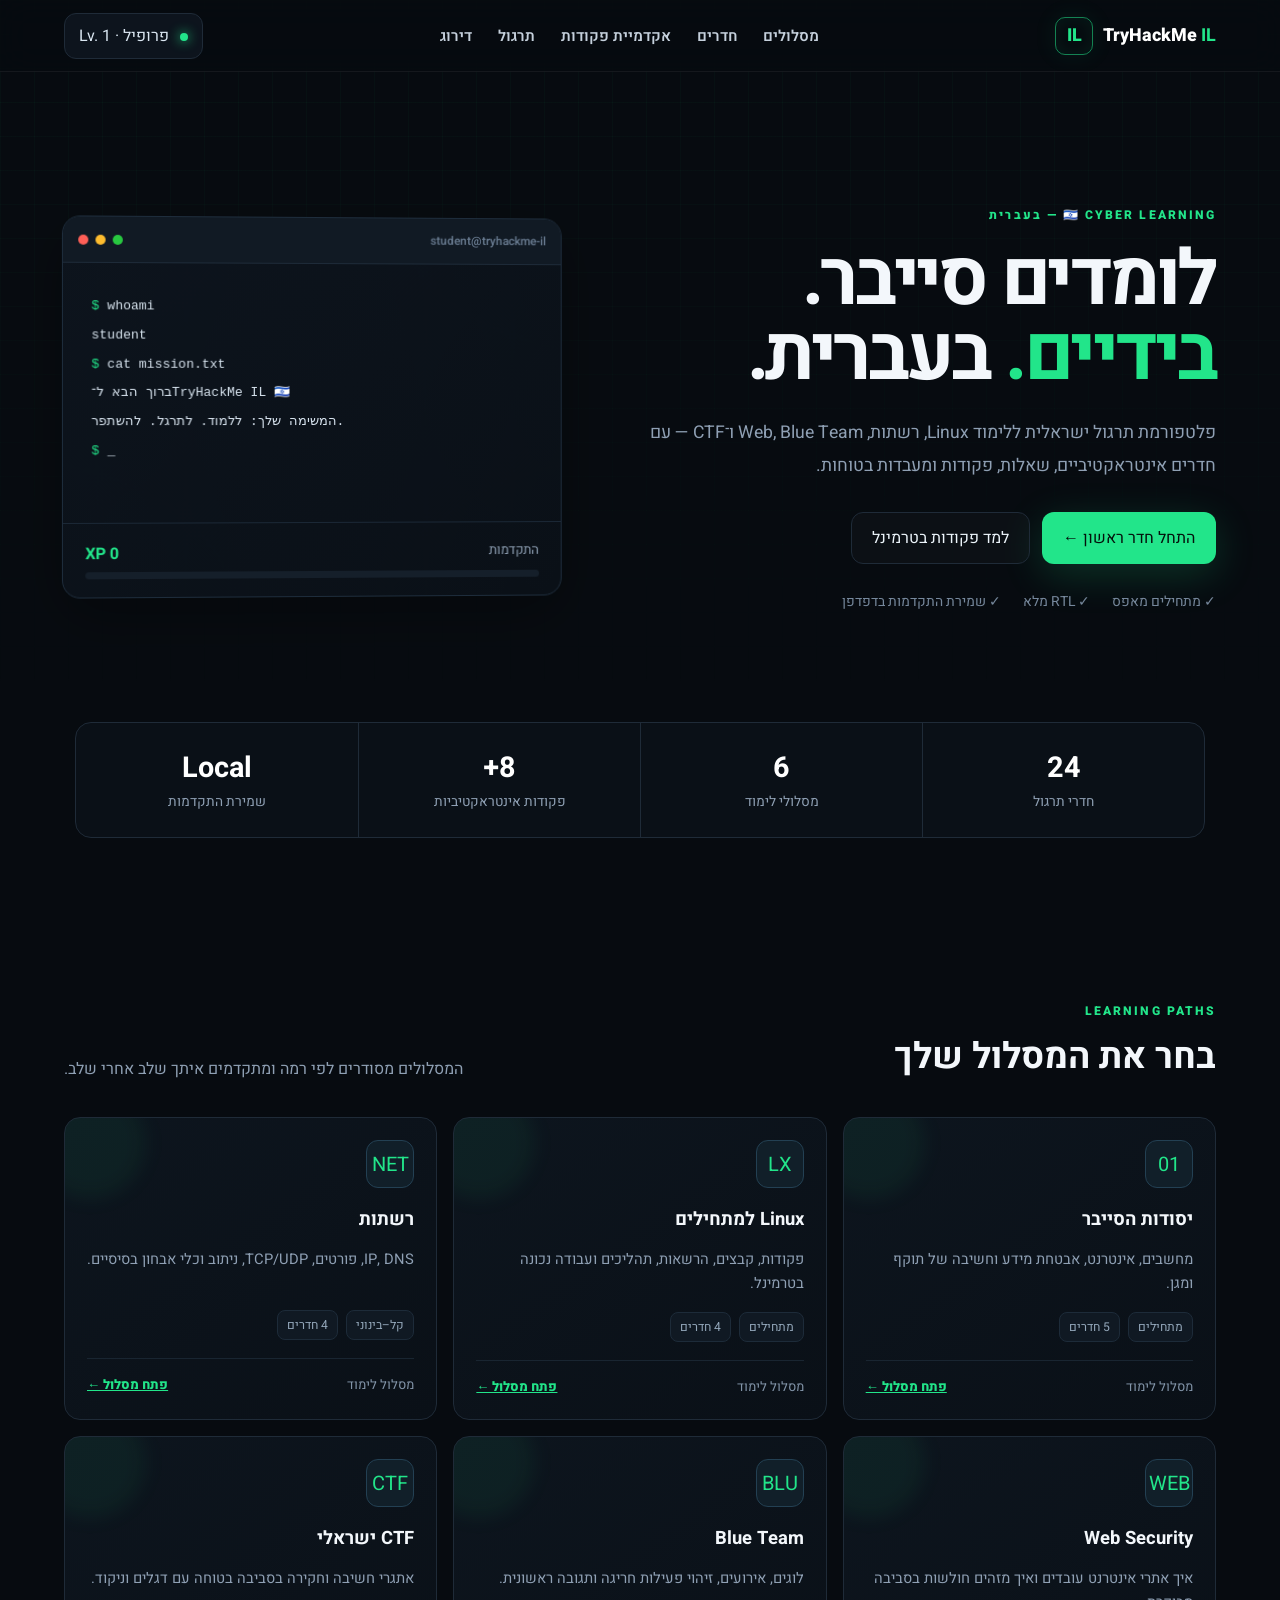
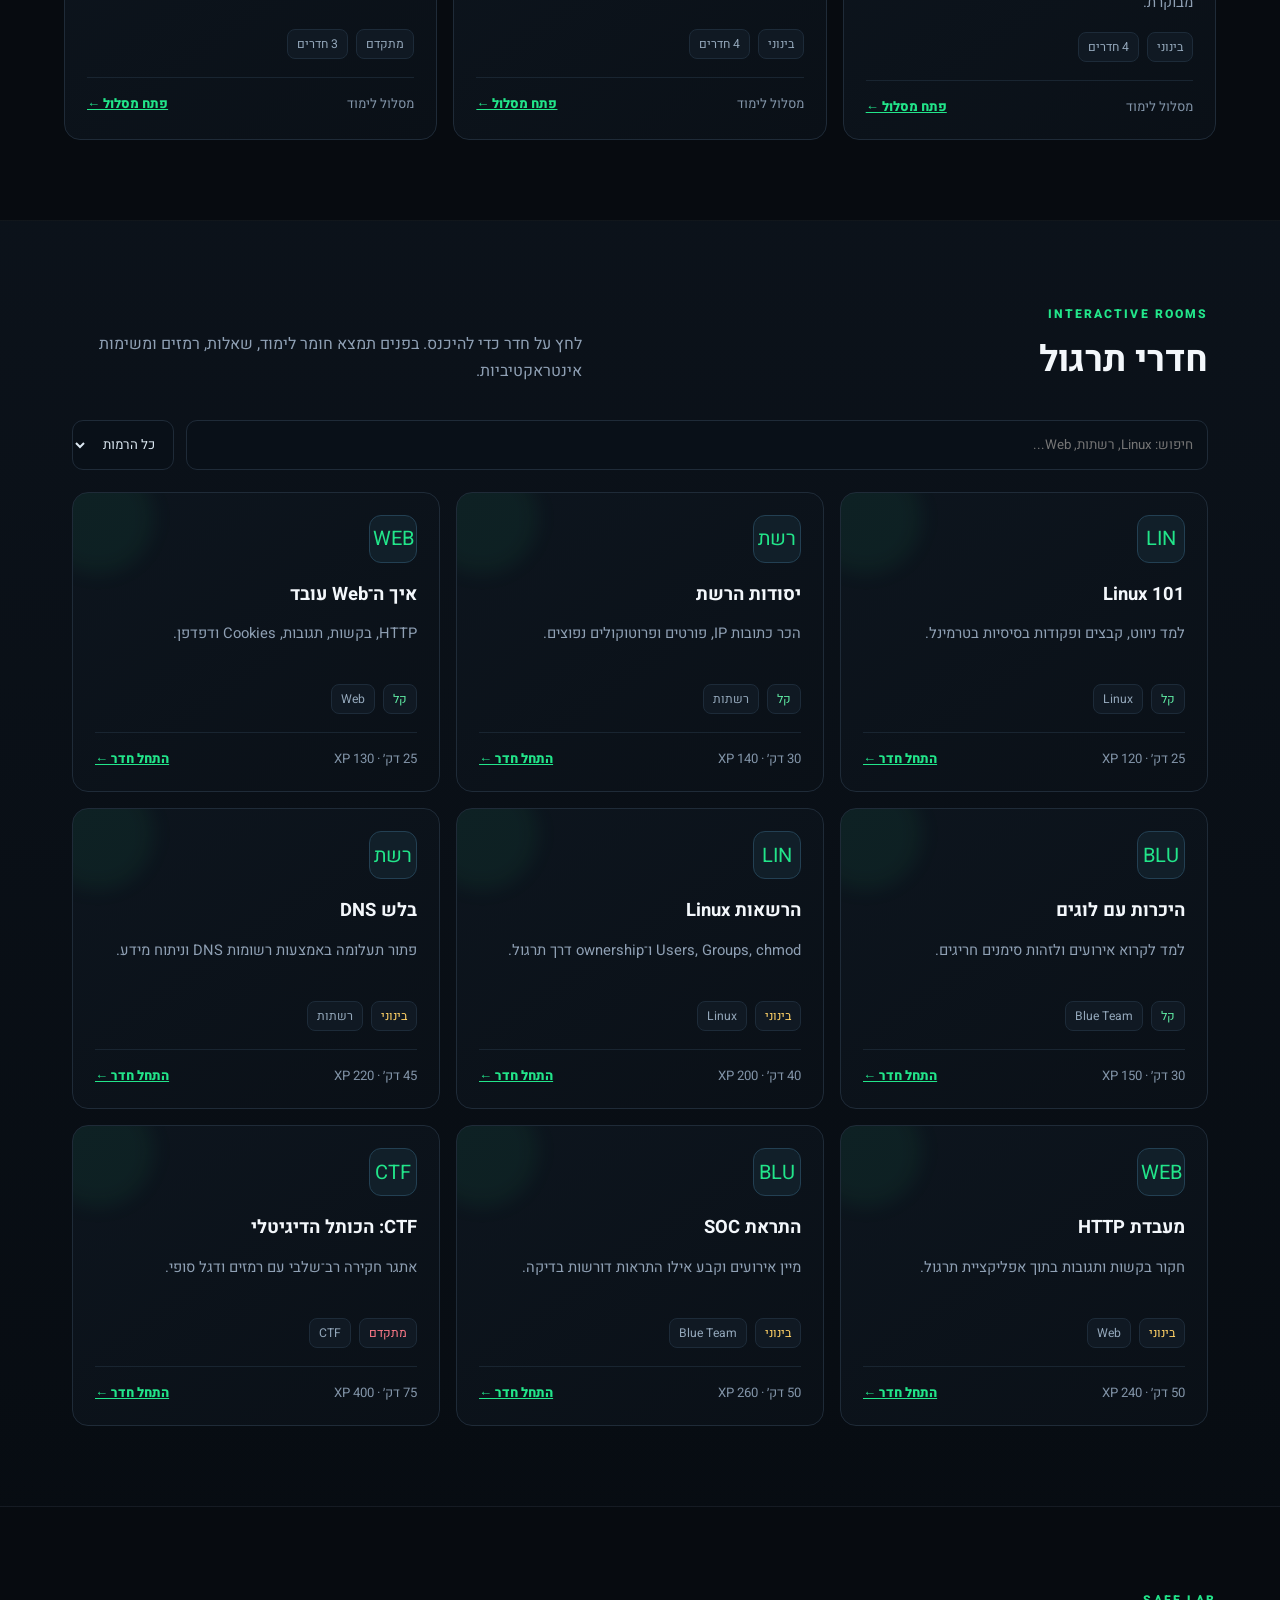
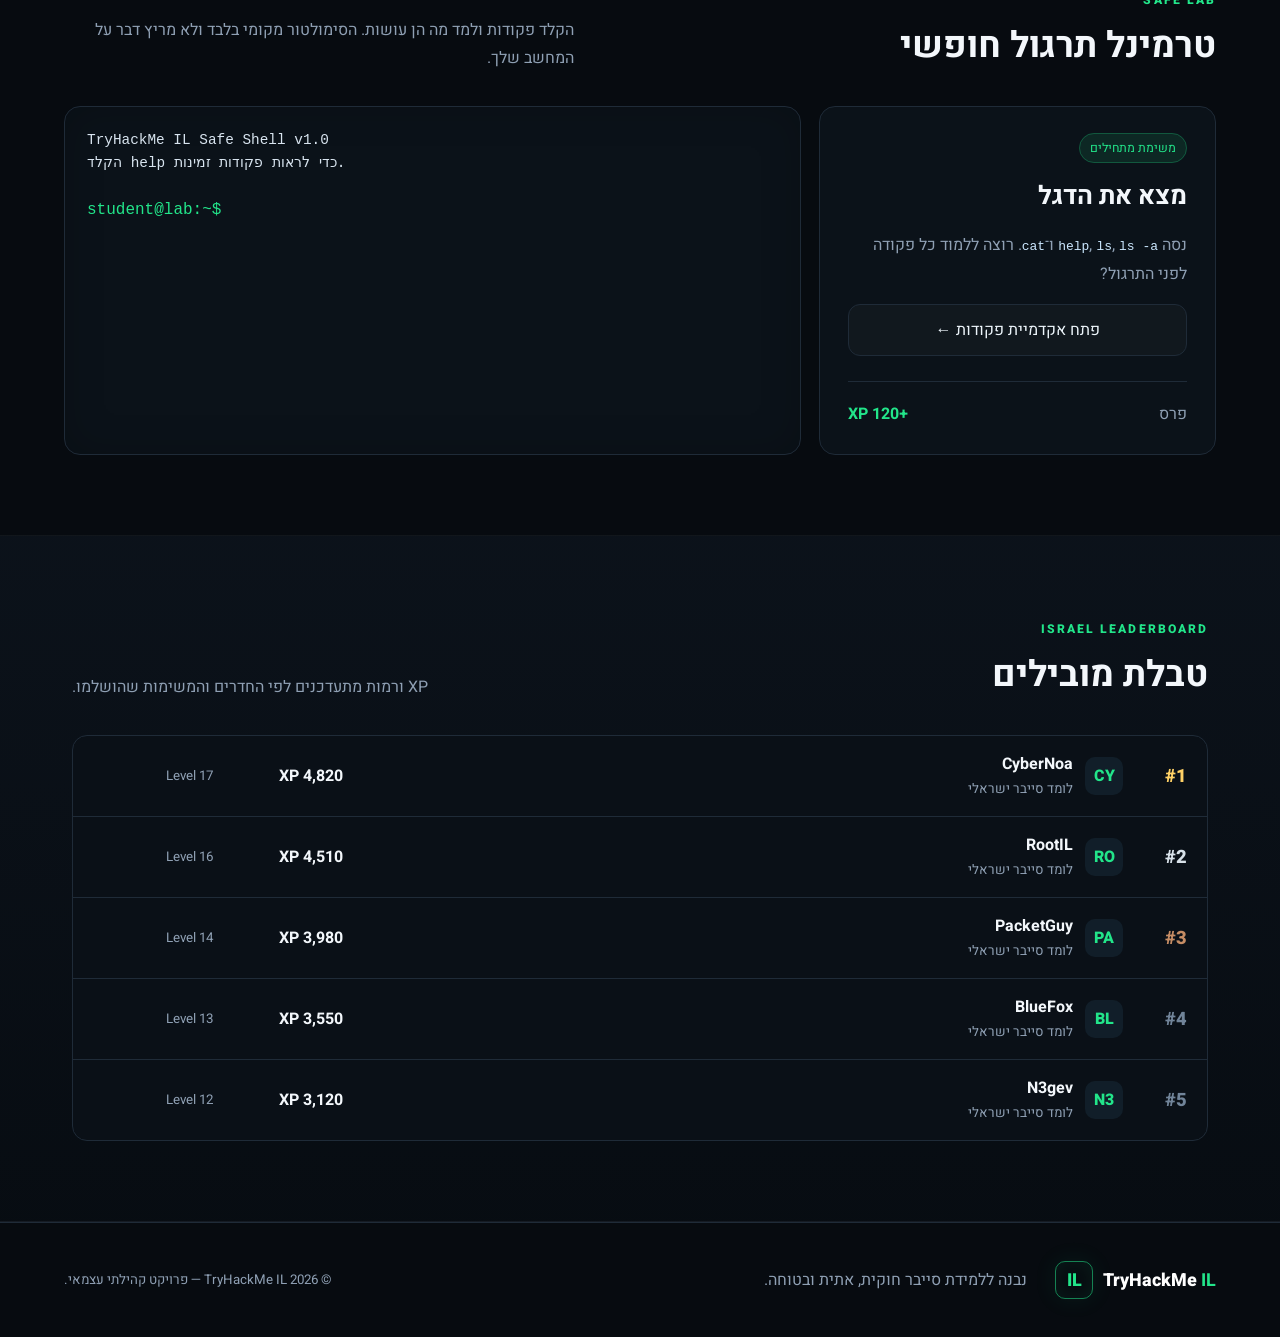
<file: index.html>
<!doctype html>
<html lang="he" dir="rtl">
<head><meta charset="utf-8"><meta name="viewport" content="width=device-width,initial-scale=1"><meta name="theme-color" content="#070b10"><meta name="description" content="TryHackMe IL — פלטפורמת לימוד סייבר ישראלית בעברית עם מסלולים, חדרים ותרגול בטוח."><title>TryHackMe IL | לומדים סייבר בעברית</title><link rel="icon" href="assets/favicon.svg" type="image/svg+xml"><link rel="preconnect" href="https://fonts.googleapis.com"><link rel="preconnect" href="https://fonts.gstatic.com" crossorigin><link href="https://fonts.googleapis.com/css2?family=Heebo:wght@400;500;600;700;800&display=swap" rel="stylesheet"><link rel="stylesheet" href="css/style.css"></head>
<body><div class="bg-grid"></div><header class="topbar"><a class="brand" href="#home"><span class="brand-mark">IL</span><span>TryHackMe <b>IL</b></span></a><button class="menu-btn" id="menuBtn" aria-label="פתיחת תפריט">☰</button><nav id="nav"><a href="#paths">מסלולים</a><a href="#rooms">חדרים</a><a href="commands.html">אקדמיית פקודות</a><a href="#practice">תרגול</a><a href="#leaderboard">דירוג</a></nav><div class="auth-actions"><button class="profile-pill" id="profileBtn"><span class="online-dot"></span> פרופיל · <span id="headerLevel">Lv. 1</span></button></div></header>
<main><section class="hero" id="home"><div class="hero-copy"><span class="eyebrow">🇮🇱 CYBER LEARNING — בעברית</span><h1>לומדים סייבר.<br><span>בידיים.</span> בעברית.</h1><p>פלטפורמת תרגול ישראלית ללימוד Linux, רשתות, Web, Blue Team ו־CTF — עם חדרים אינטראקטיביים, שאלות, פקודות ומעבדות בטוחות.</p><div class="hero-actions"><a class="btn primary" href="#rooms">התחל חדר ראשון ←</a><a class="btn ghost" href="commands.html">למד פקודות בטרמינל</a></div><div class="trust-row"><span>✓ מתחילים מאפס</span><span>✓ RTL מלא</span><span>✓ שמירת התקדמות בדפדפן</span></div></div><div class="terminal-card"><div class="terminal-head"><span></span><span></span><span></span><b>student@tryhackme-il</b></div><pre><code><i>$</i> whoami
student
<i>$</i> cat mission.txt
ברוך הבא ל־TryHackMe IL 🇮🇱
המשימה שלך: ללמוד. לתרגל. להשתפר.
<i>$</i> <span class="cursor">_</span></code></pre><div class="xp-card"><small>התקדמות</small><b><span id="heroXp">0</span> XP</b><div class="bar"><span id="heroBar"></span></div></div></div></section>
<section class="stats"><div><b>24</b><span>חדרי תרגול</span></div><div><b>6</b><span>מסלולי לימוד</span></div><div><b>8+</b><span>פקודות אינטראקטיביות</span></div><div><b>Local</b><span>שמירת התקדמות</span></div></section>
<section class="section" id="paths"><div class="section-head"><div><span class="eyebrow">LEARNING PATHS</span><h2>בחר את המסלול שלך</h2></div><p>המסלולים מסודרים לפי רמה ומתקדמים איתך שלב אחרי שלב.</p></div><div class="path-grid" id="pathGrid"></div></section>
<section class="section dark-panel" id="rooms"><div class="section-head"><div><span class="eyebrow">INTERACTIVE ROOMS</span><h2>חדרי תרגול</h2></div><p>לחץ על חדר כדי להיכנס. בפנים תמצא חומר לימוד, שאלות, רמזים ומשימות אינטראקטיביות.</p></div><div class="filters"><input id="searchInput" type="search" placeholder="חיפוש: Linux, רשתות, Web..." aria-label="חיפוש חדרים"><select id="difficultyFilter" aria-label="סינון לפי קושי"><option value="all">כל הרמות</option><option value="קל">קל</option><option value="בינוני">בינוני</option><option value="מתקדם">מתקדם</option></select></div><div class="room-grid" id="roomGrid"></div></section>
<section class="section" id="practice"><div class="section-head"><div><span class="eyebrow">SAFE LAB</span><h2>טרמינל תרגול חופשי</h2></div><p>הקלד פקודות ולמד מה הן עושות. הסימולטור מקומי בלבד ולא מריץ דבר על המחשב שלך.</p></div><div class="lab-layout"><div class="mission-card"><span class="mission-badge">משימת מתחילים</span><h3>מצא את הדגל</h3><p>נסה <code>help</code>, <code>ls</code>, <code>ls -a</code> ו־<code>cat</code>. רוצה ללמוד כל פקודה לפני התרגול?</p><a class="btn ghost full" href="commands.html">פתח אקדמיית פקודות ←</a><div class="mission-progress"><span>פרס</span><b>+120 XP</b></div></div><div class="fake-terminal"><div id="terminalOutput">TryHackMe IL Safe Shell v1.0<br>הקלד help כדי לראות פקודות זמינות.<br><br></div><label><span>student@lab:~$</span><input id="terminalInput" autocomplete="off" spellcheck="false"></label></div></div></section>
<section class="section dark-panel" id="leaderboard"><div class="section-head"><div><span class="eyebrow">ISRAEL LEADERBOARD</span><h2>טבלת מובילים</h2></div><p>XP ורמות מתעדכנים לפי החדרים והמשימות שהושלמו.</p></div><div class="leaderboard" id="leaderboardList"></div></section></main>
<dialog id="profileDialog"><button class="close" id="closeProfile">×</button><span class="avatar">IL</span><h2>הפרופיל שלי</h2><p>ההתקדמות נשמרת מקומית בדפדפן במכשיר הזה.</p><div class="profile-stats"><div><b id="profileXp">0</b><span>XP</span></div><div><b id="profileLevel">1</b><span>רמה</span></div><div><b id="profileRooms">0</b><span>חדרים</span></div></div><button class="btn ghost full" id="resetProgress">איפוס התקדמות</button></dialog><footer><a class="brand" href="#home"><span class="brand-mark">IL</span><span>TryHackMe <b>IL</b></span></a><p>נבנה ללמידת סייבר חוקית, אתית ובטוחה.</p><small>© 2026 TryHackMe IL — פרויקט קהילתי עצמאי.</small></footer>
<script src="js/app.js"></script></body></html>
</file>
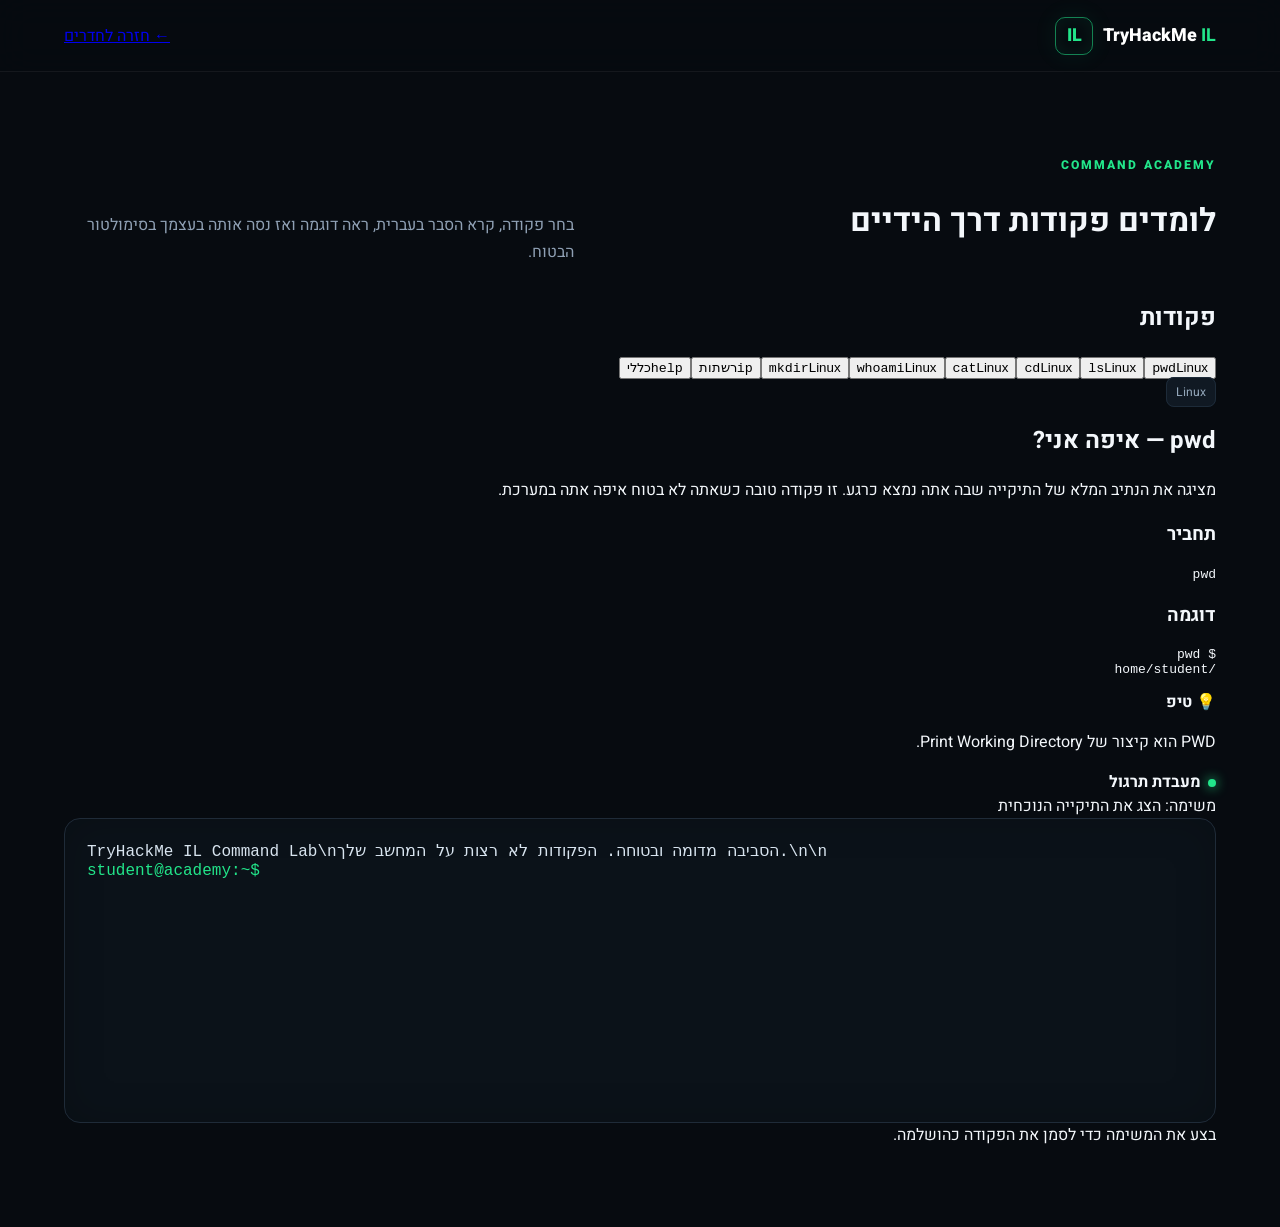
<file: commands.html>
<!doctype html><html lang="he" dir="rtl"><head><meta charset="utf-8"><meta name="viewport" content="width=device-width,initial-scale=1"><meta name="theme-color" content="#070b10"><title>אקדמיית פקודות | TryHackMe IL</title><link rel="preconnect" href="https://fonts.googleapis.com"><link rel="preconnect" href="https://fonts.gstatic.com" crossorigin><link href="https://fonts.googleapis.com/css2?family=Heebo:wght@400;500;600;700;800&display=swap" rel="stylesheet"><link rel="stylesheet" href="css/style.css"></head><body><header class="topbar"><a class="brand" href="index.html"><span class="brand-mark">IL</span><span>TryHackMe <b>IL</b></span></a><a class="back-link" href="index.html#rooms">← חזרה לחדרים</a></header><main class="section command-academy"><div class="section-head"><div><span class="eyebrow">COMMAND ACADEMY</span><h1>לומדים פקודות דרך הידיים</h1></div><p>בחר פקודה, קרא הסבר בעברית, ראה דוגמה ואז נסה אותה בעצמך בסימולטור הבטוח.</p></div><div class="command-layout"><aside class="command-list" id="commandList"></aside><section class="command-learning"><div class="command-info"><span class="tag" id="cmdCategory">Linux</span><h2 id="cmdTitle"></h2><p id="cmdExplain"></p><h3>תחביר</h3><pre id="cmdSyntax"></pre><h3>דוגמה</h3><pre id="cmdExample"></pre><div class="learn-box"><b>💡 טיפ</b><p id="cmdTip"></p></div></div><div class="command-practice"><div class="practice-head"><div><span class="online-dot"></span><b>מעבדת תרגול</b></div><span id="missionText"></span></div><div class="fake-terminal command-terminal"><div id="academyOutput">TryHackMe IL Command Lab\nהסביבה מדומה ובטוחה. הפקודות לא רצות על המחשב שלך.\n\n</div><label><span>student@academy:~$</span><input id="academyInput" autocomplete="off" spellcheck="false" aria-label="הקלד פקודה"></label></div><div class="practice-status" id="practiceStatus">בצע את המשימה כדי לסמן את הפקודה כהושלמה.</div></div></section></div></main><script src="js/commands.js"></script></body></html>
</file>
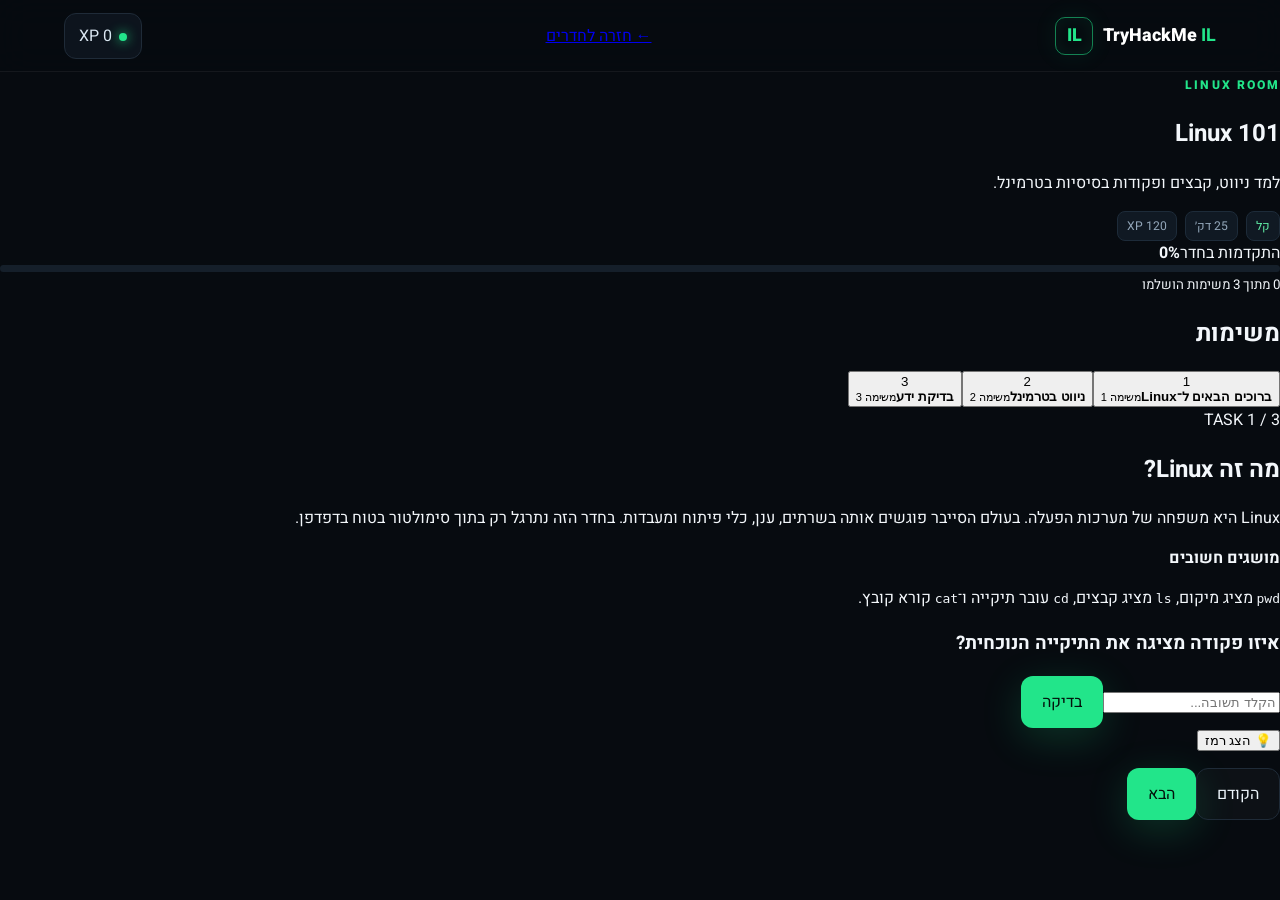
<file: room.html>
<!doctype html>
<html lang="he" dir="rtl"><head><meta charset="utf-8"><meta name="viewport" content="width=device-width,initial-scale=1"><meta name="theme-color" content="#070b10"><title>חדר | TryHackMe IL</title><link rel="preconnect" href="https://fonts.googleapis.com"><link rel="preconnect" href="https://fonts.gstatic.com" crossorigin><link href="https://fonts.googleapis.com/css2?family=Heebo:wght@400;500;600;700;800&display=swap" rel="stylesheet"><link rel="stylesheet" href="css/style.css"></head>
<body class="room-page"><header class="topbar"><a class="brand" href="index.html"><span class="brand-mark">IL</span><span>TryHackMe <b>IL</b></span></a><a class="back-link" href="index.html#rooms">← חזרה לחדרים</a><div class="auth-actions"><button class="profile-pill"><span class="online-dot"></span><span id="roomXp">0 XP</span></button></div></header>
<main id="roomApp" class="room-shell"><section class="room-hero"><div><span class="eyebrow" id="roomTopic"></span><h1 id="roomTitle">טוען חדר...</h1><p id="roomDesc"></p><div class="meta" id="roomMeta"></div></div><div class="room-progress-card"><div><span>התקדמות בחדר</span><b id="progressText">0%</b></div><div class="bar"><span id="progressBar"></span></div><small id="taskCount"></small></div></section><section class="room-workspace"><aside class="task-sidebar"><h2>משימות</h2><div id="taskNav"></div></aside><article class="task-panel"><div id="taskContent"></div><div class="task-actions"><button class="btn ghost" id="prevTask">הקודם</button><button class="btn primary" id="nextTask">הבא</button></div></article></section></main>
<div class="toast" id="toast" role="status" aria-live="polite"></div><script src="js/room.js"></script></body></html>
</file>
<file: css/style.css>
:root{--bg:#070b10;--panel:#0d141d;--panel2:#111b27;--text:#f3f7fb;--muted:#8fa0b4;--green:#22e58a;--green2:#0dbf72;--line:#1f2b38;--blue:#4db3ff;--danger:#ff5c6c;--shadow:0 18px 60px rgba(0,0,0,.35)}*{box-sizing:border-box}html{scroll-behavior:smooth}body{margin:0;font-family:'Heebo',sans-serif;background:var(--bg);color:var(--text);min-height:100vh}.bg-grid{position:fixed;inset:0;pointer-events:none;background-image:linear-gradient(rgba(34,229,138,.035) 1px,transparent 1px),linear-gradient(90deg,rgba(34,229,138,.035) 1px,transparent 1px);background-size:34px 34px;mask-image:linear-gradient(to bottom,#000,transparent 80%);z-index:-1}.topbar{height:72px;display:flex;align-items:center;justify-content:space-between;gap:24px;padding:0 clamp(18px,5vw,72px);border-bottom:1px solid rgba(255,255,255,.06);background:rgba(7,11,16,.84);backdrop-filter:blur(16px);position:sticky;top:0;z-index:30}.brand{display:flex;align-items:center;gap:10px;color:#fff;text-decoration:none;font-weight:800;font-size:1.12rem;direction:ltr}.brand b{color:var(--green)}.brand-mark{width:38px;height:38px;border:1px solid rgba(34,229,138,.55);border-radius:10px;display:grid;place-items:center;color:var(--green);box-shadow:inset 0 0 20px rgba(34,229,138,.08),0 0 24px rgba(34,229,138,.08)}nav{display:flex;gap:26px}nav a{color:#c5d0dc;text-decoration:none;font-weight:600;font-size:.95rem}nav a:hover{color:var(--green)}.profile-pill,.menu-btn{border:1px solid var(--line);background:#0d141d;color:#dbe7f2;border-radius:12px;padding:10px 14px;font:inherit;cursor:pointer}.online-dot{display:inline-block;width:8px;height:8px;background:var(--green);border-radius:50%;box-shadow:0 0 12px var(--green);margin-left:7px}.menu-btn{display:none}.hero{max-width:1280px;margin:auto;padding:88px clamp(18px,5vw,72px) 68px;display:grid;grid-template-columns:1.08fr .92fr;align-items:center;gap:64px;min-height:650px}.eyebrow{color:var(--green);font-size:.76rem;letter-spacing:.17em;font-weight:800}.hero h1{font-size:clamp(3rem,6vw,5.8rem);line-height:.98;margin:17px 0 24px;letter-spacing:-.045em}.hero h1 span{color:var(--green)}.hero p{color:var(--muted);font-size:1.1rem;line-height:1.85;max-width:680px}.hero-actions{display:flex;gap:12px;flex-wrap:wrap;margin-top:30px}.btn{border-radius:12px;padding:13px 20px;text-decoration:none;font-weight:800;border:1px solid transparent;display:inline-flex;align-items:center;justify-content:center;cursor:pointer;font:inherit}.btn.primary{background:var(--green);color:#04110b;box-shadow:0 10px 40px rgba(34,229,138,.19)}.btn.primary:hover{background:#54f1a7}.btn.ghost{border-color:var(--line);color:#edf5fb;background:rgba(255,255,255,.025)}.btn.ghost:hover{border-color:#3d5269}.trust-row{display:flex;gap:22px;flex-wrap:wrap;color:#76889c;margin-top:27px;font-size:.87rem}.terminal-card{background:linear-gradient(145deg,#0d141d,#0a1017);border:1px solid #1e2d3c;border-radius:18px;box-shadow:var(--shadow);overflow:hidden;direction:ltr;transform:perspective(1000px) rotateY(2deg)}.terminal-head{height:46px;background:#111a24;border-bottom:1px solid #1e2b39;display:flex;align-items:center;padding:0 15px;gap:7px}.terminal-head span{width:10px;height:10px;border-radius:50%;background:#ff5f57}.terminal-head span:nth-child(2){background:#febc2e}.terminal-head span:nth-child(3){background:#28c840}.terminal-head b{font-size:.74rem;color:#66788d;margin-left:auto;font-weight:600}.terminal-card pre{margin:0;padding:28px;min-height:258px;color:#d8e4ef;font-family:Consolas,monospace;line-height:1.8;white-space:pre-wrap}.terminal-card pre i{color:var(--green);font-style:normal}.cursor{animation:blink 1s infinite}@keyframes blink{50%{opacity:0}}.xp-card{border-top:1px solid #1b2836;padding:18px 22px;display:grid;grid-template-columns:1fr auto;gap:6px 14px;direction:rtl}.xp-card small{color:var(--muted)}.xp-card b{color:var(--green)}.bar{height:7px;background:#151f2a;border-radius:99px;overflow:hidden;grid-column:1/-1}.bar span{display:block;height:100%;width:0;background:linear-gradient(90deg,var(--green2),var(--green));transition:.4s}.stats{max-width:1130px;margin:0 auto 80px;display:grid;grid-template-columns:repeat(4,1fr);border:1px solid var(--line);background:#0a1017;border-radius:16px;overflow:hidden}.stats div{padding:24px;text-align:center;border-left:1px solid var(--line)}.stats div:last-child{border-left:0}.stats b{display:block;font-size:1.8rem;color:#fff}.stats span{font-size:.86rem;color:var(--muted)}.section{max-width:1280px;margin:auto;padding:80px clamp(18px,5vw,72px)}.dark-panel{max-width:none;background:linear-gradient(180deg,rgba(13,20,29,.8),rgba(8,13,19,.8));border-top:1px solid rgba(255,255,255,.04);border-bottom:1px solid rgba(255,255,255,.04)}.dark-panel>*{max-width:1136px;margin-left:auto;margin-right:auto}.section-head{display:flex;justify-content:space-between;align-items:end;gap:30px;margin-bottom:34px}.section-head h2{font-size:2.25rem;margin:8px 0 0}.section-head p{max-width:510px;color:var(--muted);line-height:1.7;margin:0}.path-grid,.room-grid{display:grid;grid-template-columns:repeat(3,1fr);gap:16px}.card{background:linear-gradient(145deg,#0d151e,#0a1017);border:1px solid var(--line);border-radius:16px;padding:22px;position:relative;overflow:hidden;transition:.25s}.card:hover{transform:translateY(-4px);border-color:#365066}.card:after{content:"";position:absolute;width:110px;height:110px;border-radius:50%;background:rgba(34,229,138,.06);filter:blur(10px);left:-30px;top:-30px}.card-icon{width:48px;height:48px;border-radius:12px;background:#111f29;border:1px solid #234053;display:grid;place-items:center;font-size:1.25rem;color:var(--green)}.card h3{margin:18px 0 8px;font-size:1.15rem}.card p{color:var(--muted);line-height:1.65;font-size:.92rem;min-height:46px}.meta{display:flex;gap:8px;flex-wrap:wrap;margin-top:16px}.tag{padding:5px 9px;border-radius:8px;background:#101923;border:1px solid #1d2b39;color:#93a7ba;font-size:.76rem}.tag.easy{color:#5feaa3}.tag.medium{color:#ffd166}.tag.hard{color:#ff7a89}.card-bottom{display:flex;justify-content:space-between;align-items:center;margin-top:18px;padding-top:16px;border-top:1px solid #192531;color:#8294a8;font-size:.82rem}.start-btn{border:0;background:transparent;color:var(--green);font-weight:800;cursor:pointer;font-family:inherit}.filters{display:flex;gap:12px;margin-bottom:22px}.filters input,.filters select{background:#091018;border:1px solid var(--line);color:#dce8f2;border-radius:11px;padding:13px 14px;font-family:inherit;outline:0}.filters input{flex:1}.filters input:focus,.filters select:focus{border-color:#2f6c55}.lab-layout{display:grid;grid-template-columns:.7fr 1.3fr;gap:18px}.mission-card,.fake-terminal{background:#0b1219;border:1px solid var(--line);border-radius:16px}.mission-card{padding:28px}.mission-badge{font-size:.77rem;background:rgba(34,229,138,.1);color:var(--green);border:1px solid rgba(34,229,138,.25);border-radius:99px;padding:5px 10px}.mission-card h3{font-size:1.6rem;margin:18px 0 10px}.mission-card p{color:var(--muted);line-height:1.8}.mission-card code{color:#cce8ff}.mission-progress{display:flex;justify-content:space-between;padding-top:20px;border-top:1px solid var(--line);margin-top:25px;color:var(--muted)}.mission-progress b{color:var(--green)}.fake-terminal{padding:22px;direction:ltr;font-family:Consolas,monospace;color:#d8e4ef;min-height:305px;box-shadow:inset 0 0 40px rgba(0,0,0,.18)}#terminalOutput{white-space:pre-wrap;line-height:1.65;font-size:.9rem}.fake-terminal label{display:flex;gap:8px;align-items:center;color:var(--green)}.fake-terminal input{flex:1;background:transparent;border:0;outline:0;color:#fff;font:inherit;min-width:0}.leaderboard{border:1px solid var(--line);border-radius:15px;overflow:hidden;background:#0a1017}.leader-row{display:grid;grid-template-columns:64px 1fr 130px 120px;align-items:center;padding:16px 20px;border-bottom:1px solid var(--line)}.leader-row:last-child{border-bottom:0}.leader-row .rank{font-size:1.15rem;font-weight:800;color:#718499}.leader-row:nth-child(1) .rank{color:#ffd166}.leader-row:nth-child(2) .rank{color:#d7e0e8}.leader-row:nth-child(3) .rank{color:#c58c64}.leader-user{display:flex;align-items:center;gap:12px}.leader-avatar{width:38px;height:38px;border-radius:10px;background:#111e29;display:grid;place-items:center;color:var(--green);font-weight:800}.leader-row small{color:var(--muted)}dialog{border:1px solid #263746;background:#0c131b;color:#fff;border-radius:18px;width:min(450px,92vw);padding:32px;text-align:center;box-shadow:0 25px 90px #000}dialog::backdrop{background:rgba(0,0,0,.72);backdrop-filter:blur(5px)}dialog .close{position:absolute;left:15px;top:10px;background:none;border:0;color:#8fa0b4;font-size:1.8rem;cursor:pointer}.avatar{width:72px;height:72px;border-radius:20px;margin:auto;background:rgba(34,229,138,.09);border:1px solid rgba(34,229,138,.3);display:grid;place-items:center;color:var(--green);font-weight:800;font-size:1.2rem}.profile-stats{display:grid;grid-template-columns:repeat(3,1fr);gap:10px;margin:25px 0}.profile-stats div{background:#101923;border:1px solid var(--line);border-radius:12px;padding:14px}.profile-stats b{display:block;font-size:1.3rem;color:var(--green)}.profile-stats span{color:var(--muted);font-size:.8rem}.full{width:100%}footer{border-top:1px solid var(--line);padding:38px clamp(18px,5vw,72px);display:flex;align-items:center;gap:28px;color:var(--muted);flex-wrap:wrap}footer p{margin:0}footer small{margin-right:auto}@media(max-width:900px){nav{position:absolute;top:72px;right:16px;left:16px;background:#0d141d;border:1px solid var(--line);border-radius:13px;padding:16px;display:none;flex-direction:column}nav.open{display:flex}.menu-btn{display:block}.profile-pill{display:none}.hero{grid-template-columns:1fr;padding-top:58px}.terminal-card{transform:none}.path-grid,.room-grid{grid-template-columns:repeat(2,1fr)}.stats{margin-left:18px;margin-right:18px}.lab-layout{grid-template-columns:1fr}.section-head{align-items:start;flex-direction:column}.leader-row{grid-template-columns:48px 1fr 80px}.leader-row>small:last-child{display:none}}@media(max-width:620px){.hero{min-height:0}.hero h1{font-size:3.15rem}.path-grid,.room-grid{grid-template-columns:1fr}.stats{grid-template-columns:repeat(2,1fr)}.stats div:nth-child(2){border-left:0}.stats div:nth-child(-n+2){border-bottom:1px solid var(--line)}.filters{flex-direction:column}.trust-row{gap:10px}.leader-row{padding:13px 12px;grid-template-columns:38px 1fr 70px}.section{padding-top:62px;padding-bottom:62px}footer{align-items:flex-start;flex-direction:column}footer small{margin:0}}
</file>
